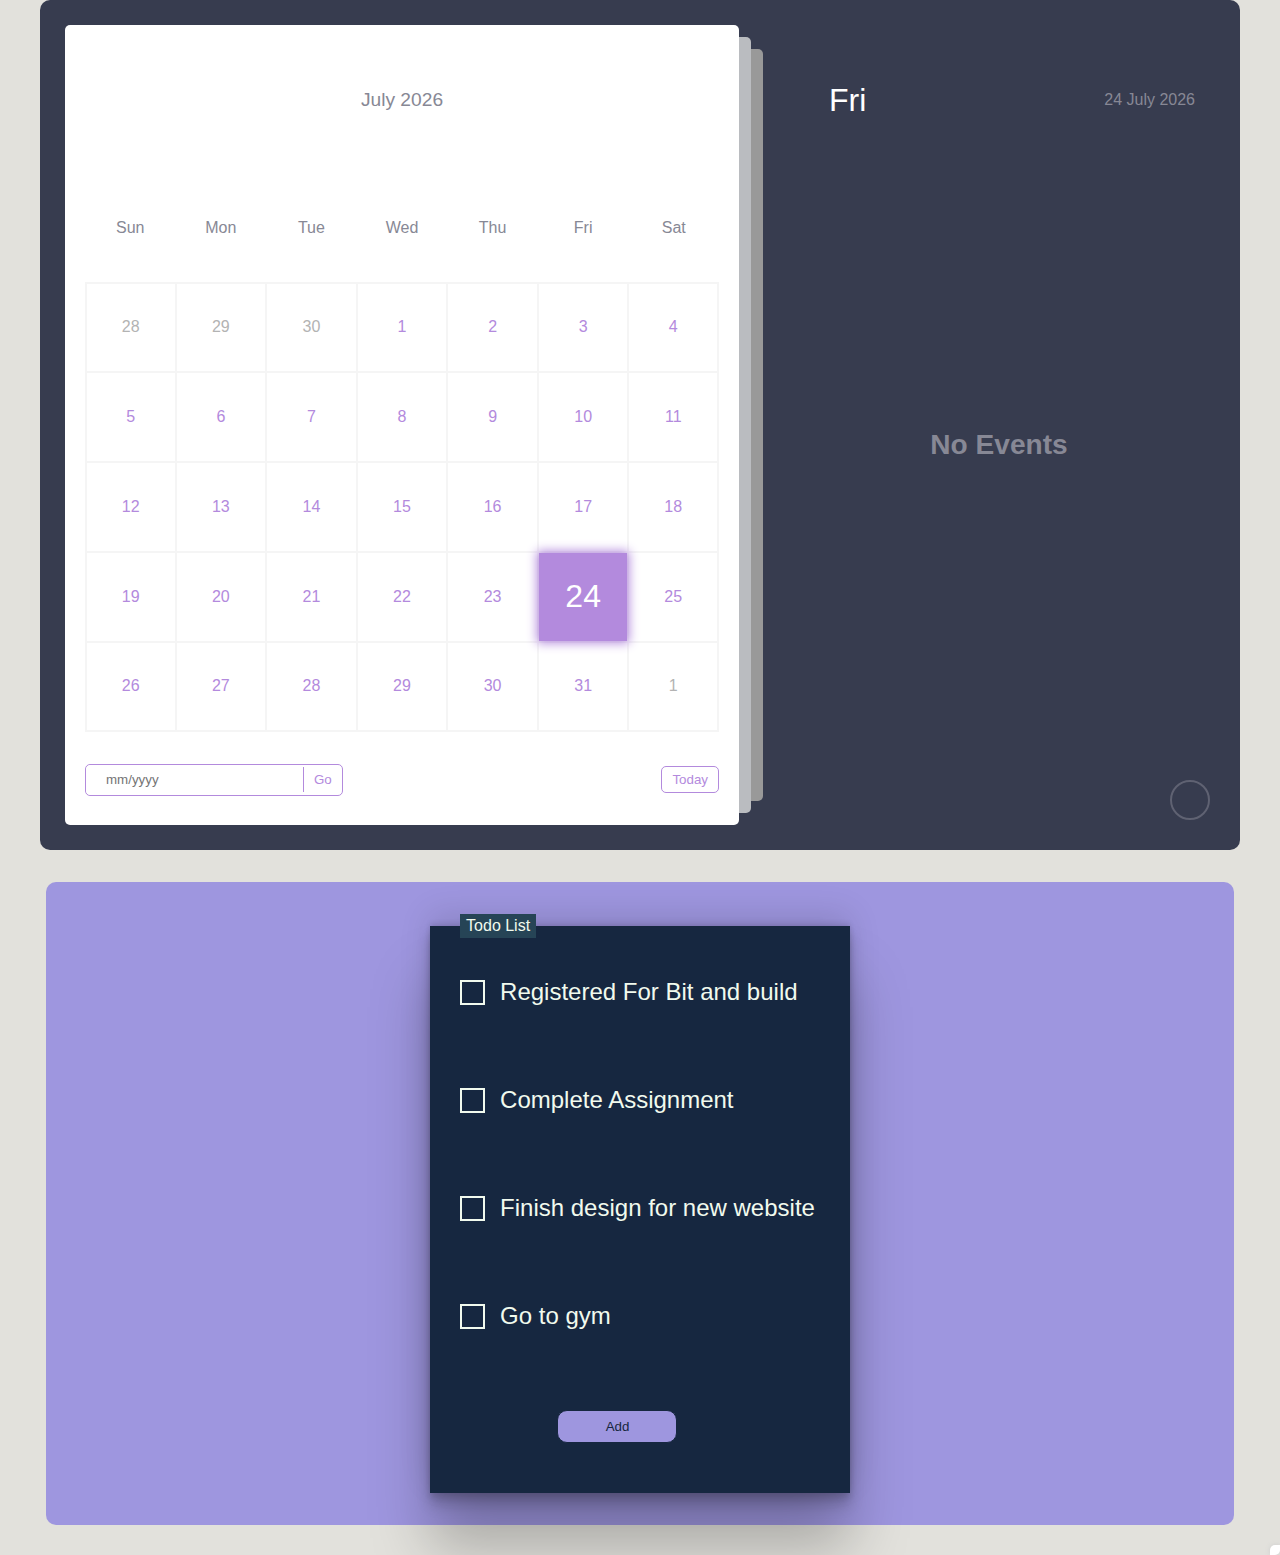
<file: calendar/calendar.html>
<!DOCTYPE html>
<html lang="en">

<head>
    <meta charset="UTF-8" />
    <meta http-equiv="X-UA-Compatible" content="IE=edge" />
    <meta name="viewport" content="width=device-width, initial-scale=1.0" />
    <meta name="description"
        content="Stay organized with our user-friendly Calendar featuring events, reminders, and a customizable interface. Built with HTML, CSS, and JavaScript. Start scheduling today!" />
    <meta name="keywords" content="calendar, events, reminders, javascript, html, css, open source coding" />
    <link rel="stylesheet" href="https://cdnjs.cloudflare.com/ajax/libs/font-awesome/6.2.0/css/all.min.css"
        integrity="sha512-xh6O/CkQoPOWDdYTDqeRdPCVd1SpvCA9XXcUnZS2FmJNp1coAFzvtCN9BmamE+4aHK8yyUHUSCcJHgXloTyT2A=="
        crossorigin="anonymous" referrerpolicy="no-referrer" />
    <link rel="stylesheet" href="calendar.css" />
    <title>Calendar with Events</title>
</head>


<body>
    <div class="main">
        <div class="container">
            <div class="left">
                <div class="calendar">
                    <div class="month">
                        <i class="fas fa-angle-left prev"></i>
                        <div class="date">december 2015</div>
                        <i class="fas fa-angle-right next"></i>
                    </div>
                    <div class="weekdays">
                        <div>Sun</div>
                        <div>Mon</div>
                        <div>Tue</div>
                        <div>Wed</div>
                        <div>Thu</div>
                        <div>Fri</div>
                        <div>Sat</div>
                    </div>
                    <div class="days"></div>
                    <div class="goto-today">
                        <div class="goto">
                            <input type="text" placeholder="mm/yyyy" class="date-input" />
                            <button class="goto-btn">Go</button>
                        </div>
                        <button class="today-btn">Today</button>
                    </div>
                </div>
            </div>
            <div class="right">
                <div class="today-date">
                    <div class="event-day">wed</div>
                    <div class="event-date">12th december 2022</div>
                </div>
                <div class="events"></div>
                <div class="add-event-wrapper">
                    <div class="add-event-header">
                        <div class="title">Add Event</div>
                        <i class="fas fa-times close"></i>
                    </div>
                    <div class="add-event-body">
                        <div class="add-event-input">
                            <input type="text" placeholder="Event Name" class="event-name" />
                        </div>
                        <div class="add-event-input">
                            <input type="text" placeholder="Event Time From" class="event-time-from" />
                        </div>
                        <div class="add-event-input">
                            <input type="text" placeholder="Event Time To" class="event-time-to" />
                        </div>
                    </div>
                    <div class="add-event-footer">
                        <button class="add-event-btn">Add Event</button>
                    </div>
                </div>
            </div>
            <button class="add-event">
                <i class="fas fa-plus"></i>
            </button>
        </div>
        <div class="tod">
            <form>
                <fieldset class="todo-list">
                    <legend class="todo-list__title">Todo List</legend>
                    <label class="todo-list__label">
                        <input type="checkbox" name="" id="" />
                        <i class="check"></i>
                        <span>Registered For Bit and build</span>
                    </label>
                    <label class="todo-list__label">
                        <input type="checkbox" name="" id="" />
                        <i class="check"></i>
                        <span>Complete Assignment</span>
                    </label>
                    <label class="todo-list__label">
                        <input type="checkbox" name="" id="" />
                        <i class="check"></i>
                        <span>Finish design for new website</span>
                    </label>
                    <label class="todo-list__label">
                        <input type="checkbox" name="" id="" />
                        <i class="check"></i>
                        <span>Go to gym</span>
                    </label>
                    <label class="todo-list__label">

                        <button class="butt">Add</button>
                    </label>
                </fieldset>
            </form>
        </div>
    </div>
    <script src="calendar.js"></script>
</body>

</html>
</file>
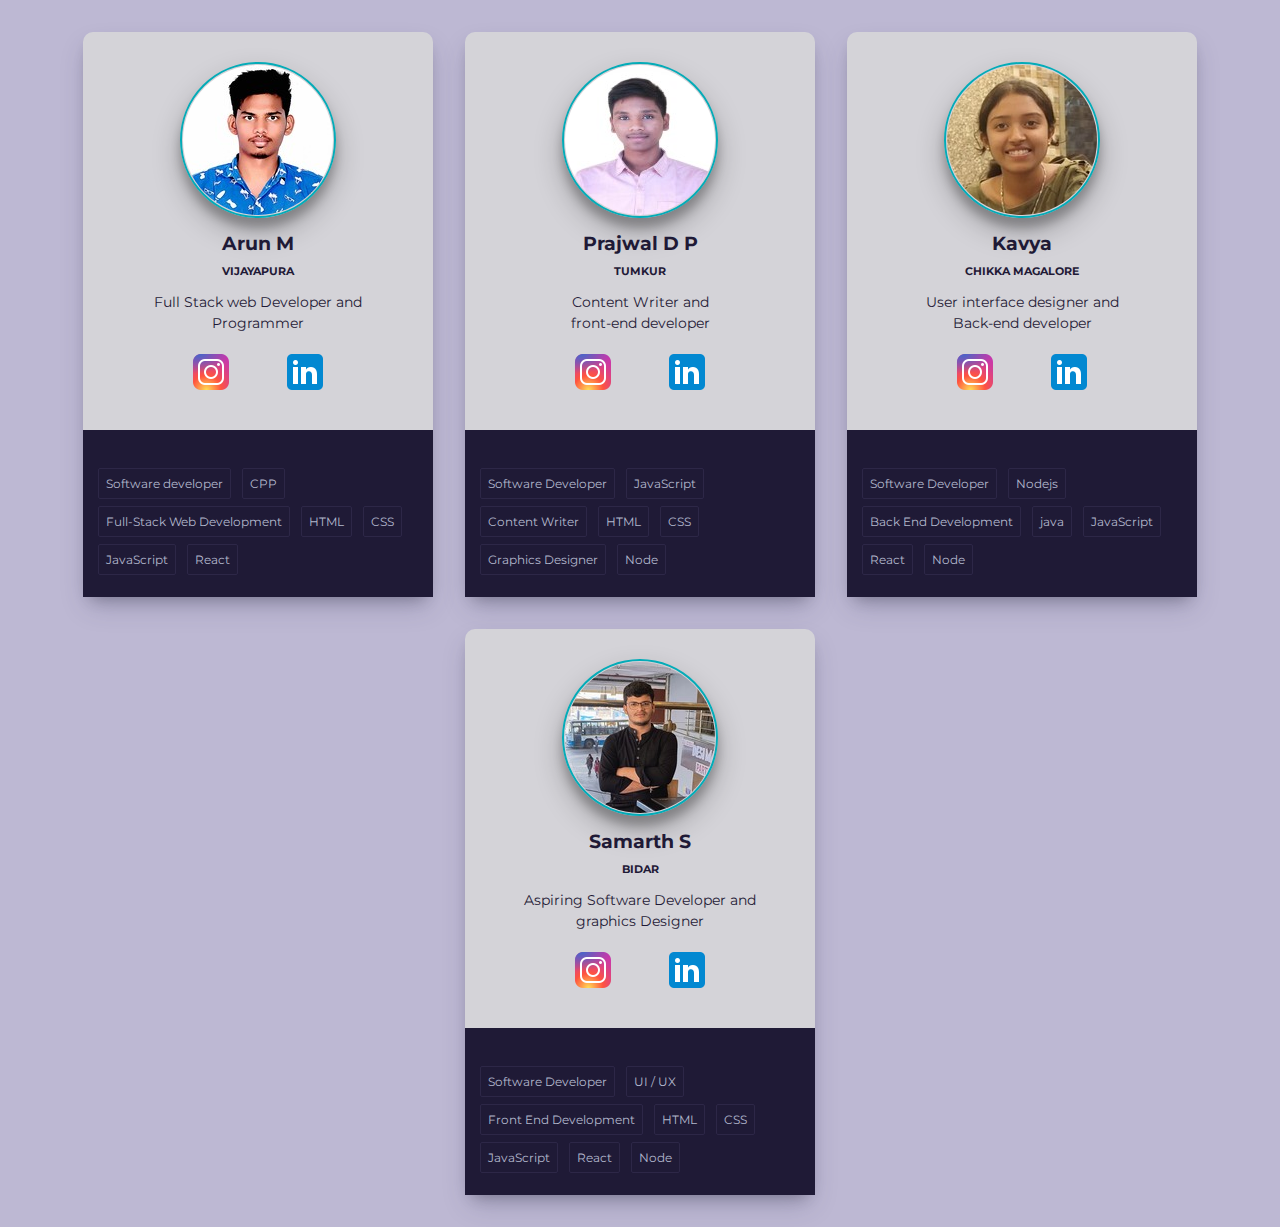
<file: team/team.html>
<!DOCTYPE html>
<html lang="en">

<head>
    <meta charset="UTF-8">
    <meta name="viewport" content="width=device-width, initial-scale=1.0">
    <title>About Team </title>
</head>
<link rel="stylesheet" href="team.css">

<body>
    <div class="main">
        <div class="card-container">
            <!-- <span class="pro">PRO</span> -->
            <img src="arunimg1.jpg" alt="" class="round">

            <h3>Arun M</h3>
            <h6>Vijayapura</h6>
            <p> Full Stack web Developer and <br /> Programmer </p>
            <div class="buttons">

                <a href="https://www.instagram.com/a_r_u_n___m___/"> <img src="instalogo.png" alt="insta"
                        class="media"></a>
                <a href="https://www.linkedin.com/in/arun-m-47884223a/"> <img src="linkdin.png" alt="linkdin"
                        class="media"></a>

            </div>
            <div class="skills">
                <h6>Skills</h6>
                <ul>
                    <li>Software developer</li>
                    <li>CPP</li>
                    <li>Full-Stack Web Development</li>
                    <li>HTML</li>
                    <li>CSS</li>
                    <li>JavaScript</li>
                    <li>React</li>
                </ul>
            </div>
        </div>
        <div class="card-container">

            <img src="prajwal (1).jpg" alt="" class="round">
            <h3>Prajwal D P</h3>
            <h6>Tumkur</h6>
            <p>Content Writer and <br /> front-end developer</p>
            <div class="buttons">
                <a href="instagram.com"> <img src="instalogo.png" alt="" class="media"></a>
                <a href="linkdin.com"> <img src="linkdin.png" alt="" class="media"></a>
            </div>
            <div class="skills">
                <h6>Skills</h6>
                <ul>
                    <li>Software Developer</li>
                    <li>JavaScript</li>
                    <li>Content Writer</li>
                    <li>HTML</li>
                    <li>CSS</li>
                    <li>Graphics Designer</li>
                    <li>Node</li>
                </ul>
            </div>
        </div>

        <div class="card-container">

            <img class="round" src="kavya (2).jpg" alt="user" />
            <h3>Kavya</h3>
            <h6>Chikka magalore</h6>
            <p>User interface designer and <br /> Back-end developer</p>
            <div class="buttons">
                <a href=""> <img src="instalogo.png" alt="" class="media"></a>
                <a href=""> <img src="linkdin.png" alt="" class="media"></a>
            </div>
            <div class="skills">
                <h6>Skills</h6>
                <ul>
                    <li>Software Developer</li>

                    <li>Nodejs</li>
                    <li>Back End Development</li>
                    <li>java</li>
                    <li>JavaScript</li>
                    <li>React</li>
                    <li>Node</li>
                </ul>
            </div>
        </div>
        <div class="card-container">

            <img class="round" src="samarth1.jpg" alt="user" />
            <h3>Samarth S</h3>
            <h6>Bidar</h6>
            <p>Aspiring Software Developer and <br /> graphics Designer</p>
            <div class="buttons">
                <a href=""> <img src="instalogo.png" alt="" class="media"></a>
                <a href=""> <img src="linkdin.png" alt="" class="media"></a>
            </div>
            <div class="skills">
                <h6>Skills</h6>
                <ul>
                    <li>Software Developer</li>
                    <li>UI / UX</li>
                    <li>Front End Development</li>
                    <li>HTML</li>
                    <li>CSS</li>
                    <li>JavaScript</li>
                    <li>React</li>
                    <li>Node</li>
                </ul>
            </div>
        </div>

    </div>


</body>

</html>
</file>
<file: calendar/calendar.css>
:root {
    --primary-clr: #b38add;

}

* {
    margin: 0;
    padding: 0;
    box-sizing: border-box;
    font-family: "Poppins", sans-serif;
}

/* nice scroll bar */
::-webkit-scrollbar {
    width: 5px;
}

::-webkit-scrollbar-track {
    background: #f5f5f5;
    border-radius: 50px;
}

::-webkit-scrollbar-thumb {
    background: var(--primary-clr);
    border-radius: 50px;
}

body {
    position: relative;
    min-height: 100vh;
    display: flex;
    align-items: center;
    justify-content: center;
    padding-bottom: 30px;
    background-color: #e2e1dc;
}

.container {
    position: relative;
    width: 1200px;
    min-height: 850px;
    margin: 0 auto;
    padding: 5px;
    color: #fff;
    display: flex;

    border-radius: 10px;
    background-color: #373c4f;
}

.left {
    width: 60%;
    padding: 20px;
}

.calendar {
    position: relative;
    width: 100%;
    height: 100%;
    display: flex;
    flex-direction: column;
    flex-wrap: wrap;
    justify-content: space-between;
    color: #878895;
    border-radius: 5px;
    background-color: #fff;
}

/* set after behind the main element */
.calendar::before,
.calendar::after {
    content: "";
    position: absolute;
    top: 50%;
    left: 100%;
    width: 12px;
    height: 97%;
    border-radius: 0 5px 5px 0;
    background-color: #d3d4d6d7;
    transform: translateY(-50%);
}

.calendar::before {
    height: 94%;
    left: calc(100% + 12px);
    background-color: rgb(153, 153, 153);
}

.calendar .month {
    width: 100%;
    height: 150px;
    display: flex;
    align-items: center;
    justify-content: space-between;
    padding: 0 50px;
    font-size: 1.2rem;
    font-weight: 500;
    text-transform: capitalize;
}

.calendar .month .prev,
.calendar .month .next {
    cursor: pointer;
}

.calendar .month .prev:hover,
.calendar .month .next:hover {
    color: var(--primary-clr);
}

.calendar .weekdays {
    width: 100%;
    height: 100px;
    display: flex;
    align-items: center;
    justify-content: space-between;
    padding: 0 20px;
    font-size: 1rem;
    font-weight: 500;
    text-transform: capitalize;
}

.weekdays div {
    width: 14.28%;
    height: 100%;
    display: flex;
    align-items: center;
    justify-content: center;
}

.calendar .days {
    width: 100%;
    display: flex;
    flex-wrap: wrap;
    justify-content: space-between;
    padding: 0 20px;
    font-size: 1rem;
    font-weight: 500;
    margin-bottom: 20px;
}

.calendar .days .day {
    width: 14.28%;
    height: 90px;
    display: flex;
    align-items: center;
    justify-content: center;
    cursor: pointer;
    color: var(--primary-clr);
    border: 1px solid #f5f5f5;
}

.calendar .days .day:nth-child(7n + 1) {
    border-left: 2px solid #f5f5f5;
}

.calendar .days .day:nth-child(7n) {
    border-right: 2px solid #f5f5f5;
}

.calendar .days .day:nth-child(-n + 7) {
    border-top: 2px solid #f5f5f5;
}

.calendar .days .day:nth-child(n + 29) {
    border-bottom: 2px solid #f5f5f5;
}

.calendar .days .day:not(.prev-date, .next-date):hover {
    color: #fff;
    background-color: var(--primary-clr);
}

.calendar .days .prev-date,
.calendar .days .next-date {
    color: #b3b3b3;
}

.calendar .days .active {
    position: relative;
    font-size: 2rem;
    color: #fff;
    background-color: var(--primary-clr);
}

.calendar .days .active::before {
    content: "";
    position: absolute;
    top: 0;
    left: 0;
    width: 100%;
    height: 100%;
    box-shadow: 0 0 10px 2px var(--primary-clr);
}

.calendar .days .today {
    font-size: 2rem;
}

.calendar .days .event {
    position: relative;
}

.calendar .days .event::after {
    content: "";
    position: absolute;
    bottom: 10%;
    left: 50%;
    width: 75%;
    height: 6px;
    border-radius: 30px;
    transform: translateX(-50%);
    background-color: var(--primary-clr);
}

.calendar .days .day:hover.event::after {
    background-color: #fff;
}

.calendar .days .active.event::after {
    background-color: #fff;
    bottom: 20%;
}

.calendar .days .active.event {
    padding-bottom: 10px;
}

.calendar .goto-today {
    width: 100%;
    height: 50px;
    display: flex;
    align-items: center;
    justify-content: space-between;
    gap: 5px;
    padding: 0 20px;
    margin-bottom: 20px;
    color: var(--primary-clr);
}

.calendar .goto-today .goto {
    display: flex;
    align-items: center;
    border-radius: 5px;
    overflow: hidden;
    border: 1px solid var(--primary-clr);
}

.calendar .goto-today .goto input {
    width: 100%;
    height: 30px;
    outline: none;
    border: none;
    border-radius: 5px;
    padding: 0 20px;
    color: var(--primary-clr);
    border-radius: 5px;
}

.calendar .goto-today button {
    padding: 5px 10px;
    border: 1px solid var(--primary-clr);
    border-radius: 5px;
    background-color: transparent;
    cursor: pointer;
    color: var(--primary-clr);
}

.calendar .goto-today button:hover {
    color: #fff;
    background-color: var(--primary-clr);
}

.calendar .goto-today .goto button {
    border: none;
    border-left: 1px solid var(--primary-clr);
    border-radius: 0;
}

.container .right {
    position: relative;
    width: 40%;
    min-height: 100%;
    padding: 20px 0;
}

.right .today-date {
    width: 100%;
    height: 50px;
    display: flex;
    flex-wrap: wrap;
    gap: 10px;
    align-items: center;
    justify-content: space-between;
    padding: 0 40px;
    padding-left: 70px;
    margin-top: 50px;
    margin-bottom: 20px;
    text-transform: capitalize;
}

.right .today-date .event-day {
    font-size: 2rem;
    font-weight: 500;
}

.right .today-date .event-date {
    font-size: 1rem;
    font-weight: 400;
    color: #878895;
}

.events {
    width: 100%;
    height: 100%;
    max-height: 600px;
    overflow-x: hidden;
    overflow-y: auto;
    display: flex;
    flex-direction: column;
    padding-left: 4px;
}

.events .event {
    position: relative;
    width: 95%;
    min-height: 70px;
    display: flex;
    justify-content: center;
    flex-direction: column;
    gap: 5px;
    padding: 0 20px;
    padding-left: 50px;
    color: #fff;
    background: linear-gradient(90deg, #3f4458, transparent);
    cursor: pointer;
}

/* even event */
.events .event:nth-child(even) {
    background: transparent;
}

.events .event:hover {
    background: linear-gradient(90deg, var(--primary-clr), transparent);
}

.events .event .title {
    display: flex;
    align-items: center;
    pointer-events: none;
}

.events .event .title .event-title {
    font-size: 1rem;
    font-weight: 400;
    margin-left: 20px;
}

.events .event i {
    color: var(--primary-clr);
    font-size: 0.5rem;
}

.events .event:hover i {
    color: #fff;
}

.events .event .event-time {
    font-size: 0.8rem;
    font-weight: 400;
    color: #878895;
    margin-left: 15px;
    pointer-events: none;
}

.events .event:hover .event-time {
    color: #fff;
}

/* add tick in event after */
.events .event::after {
    content: "✓";
    position: absolute;
    top: 50%;
    right: 0;
    font-size: 3rem;
    line-height: 1;
    display: none;
    align-items: center;
    justify-content: center;
    opacity: 0.3;
    color: var(--primary-clr);
    transform: translateY(-50%);
}

.events .event:hover::after {
    display: flex;
}

.add-event {
    position: absolute;
    bottom: 30px;
    right: 30px;
    width: 40px;
    height: 40px;
    display: flex;
    align-items: center;
    justify-content: center;
    font-size: 1rem;
    color: #878895;
    border: 2px solid #878895;
    opacity: 0.5;
    border-radius: 50%;
    background-color: transparent;
    cursor: pointer;
}

.add-event:hover {
    opacity: 1;
}

.add-event i {
    pointer-events: none;
}

.events .no-event {
    width: 100%;
    height: 100%;
    display: flex;
    align-items: center;
    justify-content: center;
    font-size: 1.5rem;
    font-weight: 500;
    color: #878895;
}

.add-event-wrapper {
    position: absolute;
    bottom: 100px;
    left: 50%;
    width: 90%;
    max-height: 0;
    overflow: hidden;
    border-radius: 5px;
    background-color: #fff;
    transform: translateX(-50%);
    transition: max-height 0.5s ease;
}

.add-event-wrapper.active {
    max-height: 300px;
}

.add-event-header {
    width: 100%;
    height: 50px;
    display: flex;
    align-items: center;
    justify-content: space-between;
    padding: 0 20px;
    color: #373c4f;
    border-bottom: 1px solid #f5f5f5;
}

.add-event-header .close {
    font-size: 1.5rem;
    cursor: pointer;
}

.add-event-header .close:hover {
    color: var(--primary-clr);
}

.add-event-header .title {
    font-size: 1.2rem;
    font-weight: 500;
}

.add-event-body {
    width: 100%;
    height: 100%;
    display: flex;
    flex-direction: column;
    gap: 5px;
    padding: 20px;
}

.add-event-body .add-event-input {
    width: 100%;
    height: 40px;
    display: flex;
    align-items: center;
    justify-content: space-between;
    gap: 10px;
}

.add-event-body .add-event-input input {
    width: 100%;
    height: 100%;
    outline: none;
    border: none;
    border-bottom: 1px solid #f5f5f5;
    padding: 0 10px;
    font-size: 1rem;
    font-weight: 400;
    color: #373c4f;
}

.add-event-body .add-event-input input::placeholder {
    color: #a5a5a5;
}

.add-event-body .add-event-input input:focus {
    border-bottom: 1px solid var(--primary-clr);
}

.add-event-body .add-event-input input:focus::placeholder {
    color: var(--primary-clr);
}

.add-event-footer {
    display: flex;
    align-items: center;
    justify-content: center;
    padding: 20px;
}

.add-event-footer .add-event-btn {
    height: 40px;
    font-size: 1rem;
    font-weight: 500;
    outline: none;
    border: none;
    color: #fff;
    background-color: var(--primary-clr);
    border-radius: 5px;
    cursor: pointer;
    padding: 5px 10px;
    border: 1px solid var(--primary-clr);
}

.add-event-footer .add-event-btn:hover {
    background-color: transparent;
    color: var(--primary-clr);
}

/* media queries */

@media screen and (max-width: 1000px) {
    body {
        align-items: flex-start;
        justify-content: flex-start;
    }

    .container {
        min-height: 100vh;
        flex-direction: column;
        border-radius: 0;
    }

    .container .left {
        width: 100%;
        height: 100%;
        padding: 20px 0;
    }

    .container .right {
        width: 100%;
        height: 100%;
        padding: 20px 0;
    }

    .calendar::before,
    .calendar::after {
        top: 100%;
        left: 50%;
        width: 97%;
        height: 12px;
        border-radius: 0 0 5px 5px;
        transform: translateX(-50%);
    }

    .calendar::before {
        width: 94%;
        top: calc(100% + 12px);
    }

    .events {
        padding-bottom: 340px;
    }

    .add-event-wrapper {
        bottom: 100px;
    }
}

@media screen and (max-width: 500px) {
    .calendar .month {
        height: 75px;
    }

    .calendar .weekdays {
        height: 50px;
    }

    .calendar .days .day {
        height: 40px;
        font-size: 0.8rem;
    }

    .calendar .days .day.active,
    .calendar .days .day.today {
        font-size: 1rem;
    }

    .right .today-date {
        padding: 20px;
    }
}

.credits {
    position: absolute;
    bottom: 0;
    left: 0;
    right: 0;
    text-align: center;
    padding: 10px;
    font-size: 12px;
    color: #fff;
    background-color: #b38add;
}

.credits a {
    color: #fff;
    text-decoration: none;
    font-weight: 600;
}

.credits a:hover {
    text-decoration: underline;
}

/* todo list */
@import url("https://fonts.googleapis.com/css?family=Lato:400,400i,700");


.main {
    display: flex;
    flex-direction: column;
    align-items: center;
    justify-content: center;
    margin: auto auto;



}

.tod {
    padding: 2rem 24rem;
    margin-top: 2rem;
    background: #9e96df;
    border-radius: 10px;

}

.todo-list {
    display: flex;
    flex-direction: column;
    padding: 0 75px 10px 30px;
    background: #162740;
    border: transparent;
    box-shadow: rgba(0, 0, 0, 0.25) 0px 54px 55px, rgba(0, 0, 0, 0.12) 0px -12px 30px, rgba(0, 0, 0, 0.12) 0px 4px 6px, rgba(0, 0, 0, 0.17) 0px 12px 13px, rgba(0, 0, 0, 0.09) 0px -3px 5px;
}

.todo-list .todo-list__title {
    padding: 3px 6px;
    color: #f1faee;
    background-color: #264456;
}

.todo-list .todo-list__label {
    display: flex;
    align-items: center;
    margin: 40px 0;
    font-size: 24px;
    font-family: Lato, sans-serif;
    color: #f1faee;
    cursor: pointer;
}

.todo-list .todo-list__label input[type=checkbox] {
    opacity: 0;
    -webkit-appearance: none;
    -moz-appearance: none;
    appearance: none;
}

.todo-list .todo-list__label input[type=checkbox]+.check {
    position: absolute;
    width: 25px;
    height: 25px;
    border: 2px solid #f1faee;
    transition: 0.2s;
}

.todo-list .todo-list__label input[type=checkbox]:checked+.check {
    width: 25px;
    height: 15px;
    border-top: transparent;
    border-right: transparent;
    transform: rotate(-45deg);
}

.todo-list .todo-list__label input[type=checkbox]~span {
    position: relative;
    left: 40px;
    white-space: nowrap;
    transition: 0.5s;
}

.todo-list .todo-list__label input[type=checkbox]~span::before {
    position: absolute;
    content: "";
    top: 50%;
    left: 0;
    width: 100%;
    height: 1px;
    background: #f1faee;
    transform: scaleX(0);
    transform-origin: right;
    transition: transform 0.5s;
}

.todo-list .todo-list__label input[type=checkbox]:checked~span {
    color: #585b57;
}

.todo-list .todo-list__label input[type=checkbox]:checked~span::before {
    transform: scaleX(1);
    transform-origin: left;
}

.butt {
    padding: 8px 6px;
    border-radius: 10px;
    width: 120px;
    margin: auto;
    background: #9e96df;
    color: #162740;
    outline: none;
    border: 1px solid #162740;
    font-weight: 500;
}

.butt:hover {
    background-color: transparent;
    color: #a5a5a5;
    border: 1px solid #a5a5a5;
}
</file>
<file: team/team.css>
@import url('https://fonts.googleapis.com/css?family=Montserrat');

* {
    box-sizing: border-box;
}






body {
    background-color: #bdb8d3;
    font-family: Montserrat, sans-serif;

    display: flex;
    align-items: center;
    justify-content: center;
    flex-direction: column;

    min-height: 100vh;
    margin: 0;
}

.main {
    display: flex;
    gap: 2rem;
    width: 100%;
    flex-wrap: wrap;
    justify-content: center;
    margin: 2rem 2rem;
}

h3 {
    margin: 10px 0;
}

h6 {
    margin: 5px 0;
    text-transform: uppercase;
}

p {
    font-size: 14px;
    line-height: 21px;
}

h3,
h6,
p {
    color: #1F1A36;
}

.card-container {
    background-color: #d4d3d8;
    border-radius: 10px;

    color: #B3B8CD;
    padding-top: 30px;
    position: relative;
    width: 350px;
    max-width: 100%;
    text-align: center;
    box-shadow: rgba(50, 50, 93, 0.25) 0px 13px 27px -5px, rgba(0, 0, 0, 0.3) 0px 8px 16px -8px;
}


.card-container .round {

    border: 2px solid #04abb7;
    border-radius: 50%;
    padding: 1px;
    box-shadow: rgba(0, 0, 0, 0.25) 0px 14px 28px, rgba(0, 0, 0, 0.22) 0px 10px 10px;



}

.card.card-container img {
    width: 150px;
    height: 150px;
}

.buttons :nth-child(2) {
    margin-left: 2.6rem;

}

.media {
    cursor: pointer;
}

.skills {
    background-color: #1F1A36;
    text-align: left;
    padding: 15px;
    margin-top: 30px;
}

.skills ul {
    list-style-type: none;
    margin: 0;
    padding: 0;
}

.skills ul li {
    border: 1px solid #2D2747;
    border-radius: 2px;
    display: inline-block;
    font-size: 12px;
    margin: 0 7px 7px 0;
    padding: 7px;
}
</file>
